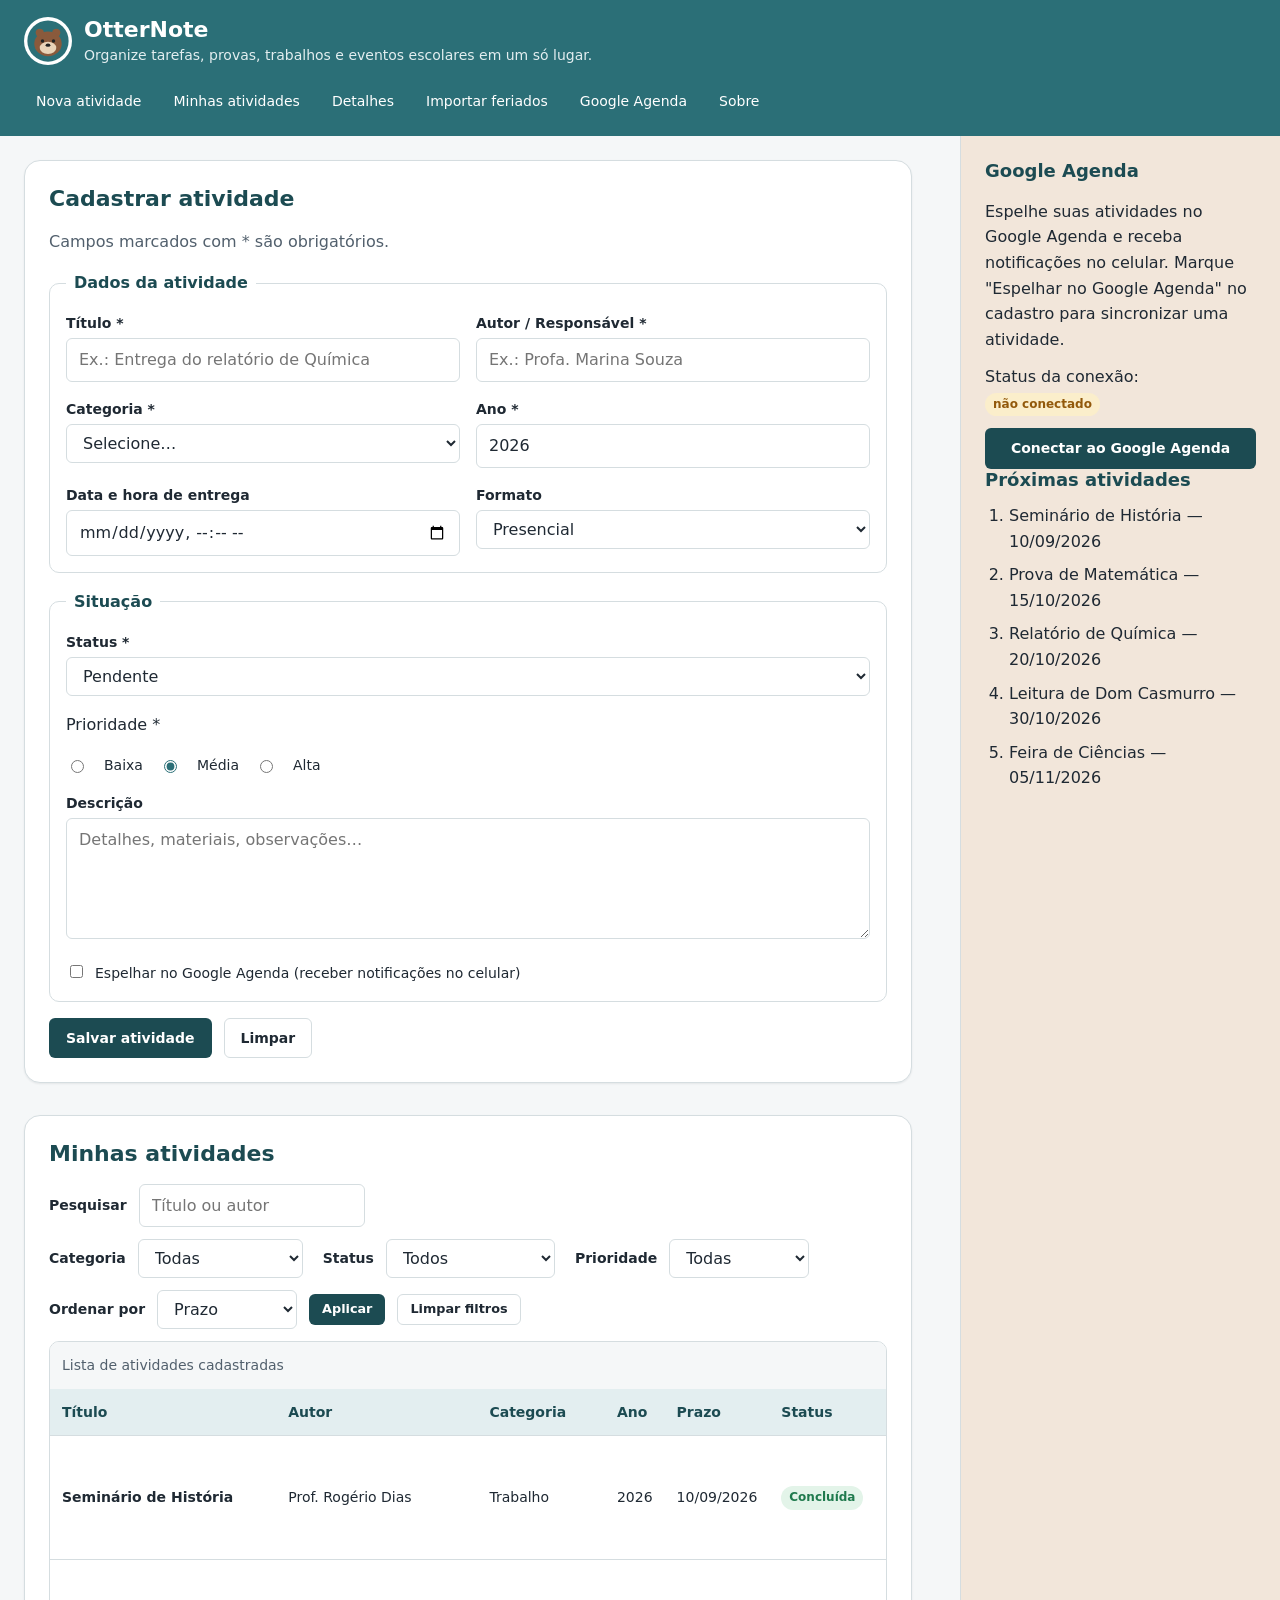
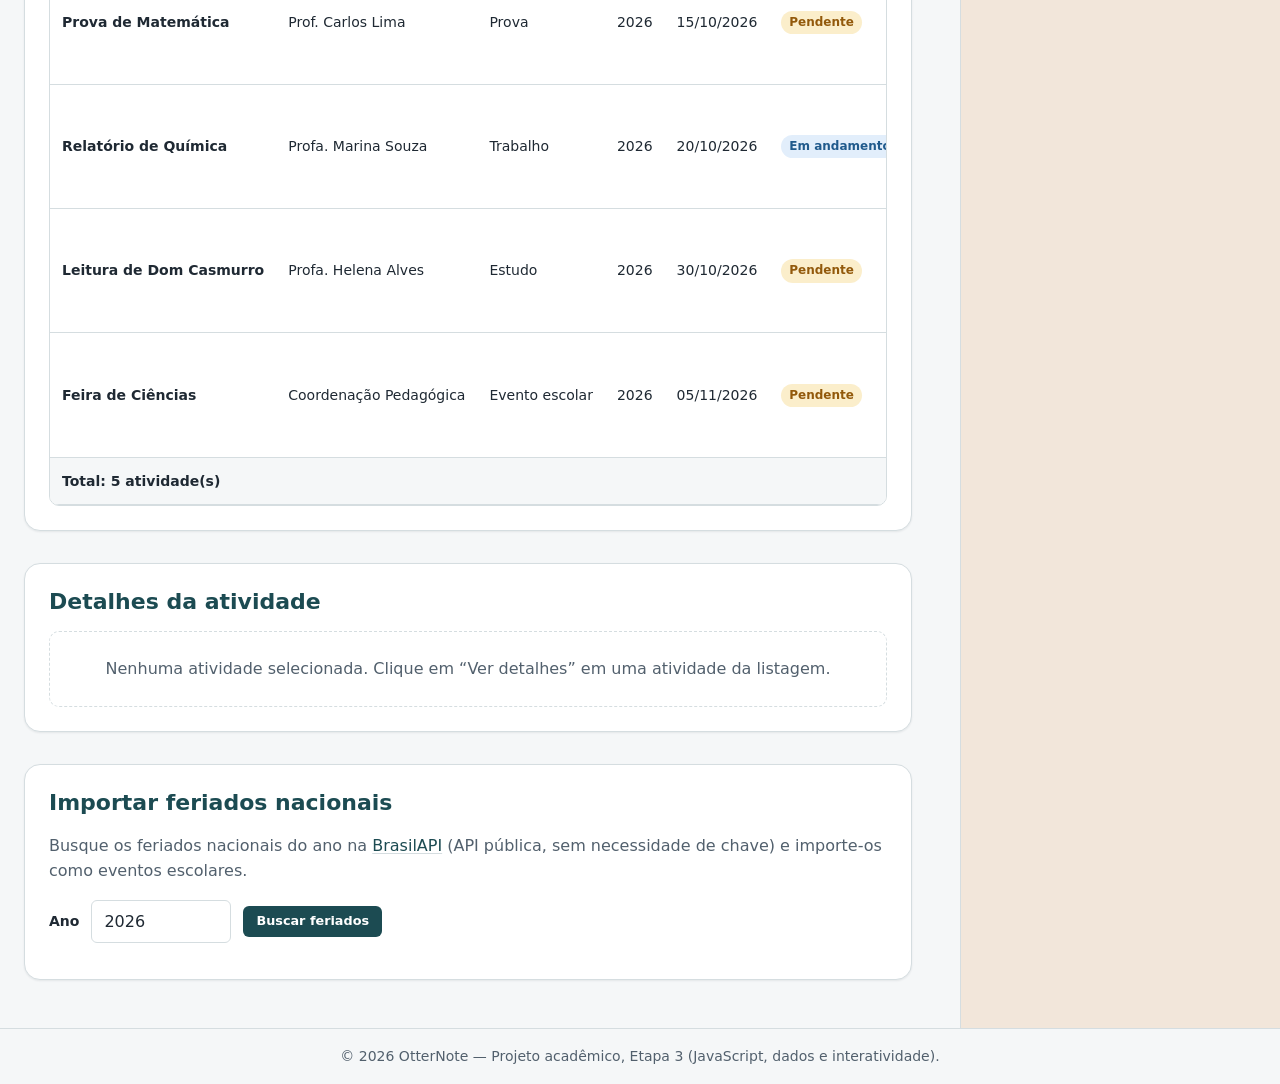
<file: index.html>
<!DOCTYPE html>
<html lang="pt-BR">
<head>
  <meta charset="UTF-8">
  <meta name="viewport" content="width=device-width, initial-scale=1.0">
  <meta name="description" content="OtterNote: organização acadêmica, tarefas e eventos escolares.">
  <title>OtterNote — Organização acadêmica</title>
  <link rel="icon" href="assets/img/logo.svg" type="image/svg+xml">
  <link rel="stylesheet" href="assets/css/style.css">
  <script src="https://accounts.google.com/gsi/client" async defer></script>
</head>
<body class="tem-aside">

  <header id="topo">
    <div class="marca">
      <img src="assets/img/logo.svg" alt="Logotipo do OtterNote, uma lontra" width="48" height="48">
      <div>
        <h1>OtterNote</h1>
        <p>Organize tarefas, provas, trabalhos e eventos escolares em um só lugar.</p>
      </div>
    </div>

    <nav aria-label="Navegação principal">
      <ul class="menu">
        <li><a href="#cadastro">Nova atividade</a></li>
        <li><a href="#listagem">Minhas atividades</a></li>
        <li><a href="#detalhes">Detalhes</a></li>
        <li><a href="#importar">Importar feriados</a></li>
        <li><a href="#agenda">Google Agenda</a></li>
        <li><a href="pages/sobre.html">Sobre</a></li>
      </ul>
    </nav>
  </header>

  <main>
    <section id="cadastro" aria-labelledby="titulo-cadastro">
      <h2 id="titulo-cadastro">Cadastrar atividade</h2>
      <p>Campos marcados com * são obrigatórios.</p>

      <div id="cadastro-alerta" class="alerta oculto" role="alert" aria-live="assertive"></div>

      <form id="form-cadastro" action="#" method="post" novalidate>
        <input type="hidden" id="atividade-id" name="atividadeId">
        <fieldset class="grade-campos">
          <legend>Dados da atividade</legend>

          <p>
            <label for="titulo">Título *</label>
            <input type="text" id="titulo" name="titulo" required maxlength="100" placeholder="Ex.: Entrega do relatório de Química">
          </p>

          <p>
            <label for="autor">Autor / Responsável *</label>
            <input type="text" id="autor" name="autor" required placeholder="Ex.: Profa. Marina Souza">
          </p>

          <p>
            <label for="categoria">Categoria *</label>
            <select id="categoria" name="categoria" required>
              <option value="">Selecione…</option>
              <option value="prova">Prova</option>
              <option value="trabalho">Trabalho</option>
              <option value="estudo">Estudo</option>
              <option value="evento">Evento escolar</option>
              <option value="outro">Outro</option>
            </select>
          </p>

          <p>
            <label for="ano">Ano *</label>
            <input type="number" id="ano" name="ano" min="2000" max="2100" value="2026" required>
          </p>

          <p>
            <label for="prazo">Data e hora de entrega</label>
            <input type="datetime-local" id="prazo" name="prazo">
          </p>

          <p>
            <label for="formato">Formato</label>
            <select id="formato" name="formato">
              <option value="presencial">Presencial</option>
              <option value="online">Online</option>
              <option value="entrega-digital">Entrega digital</option>
              <option value="entrega-impressa">Entrega impressa</option>
            </select>
          </p>
        </fieldset>

        <fieldset class="grade-campos">
          <legend>Situação</legend>

          <p class="campo-full">
            <label for="status">Status *</label>
            <select id="status" name="status" required>
              <option value="pendente">Pendente</option>
              <option value="andamento">Em andamento</option>
              <option value="concluida">Concluída</option>
            </select>
          </p>

          <p class="campo-full">Prioridade *</p>
          <p class="campo-full grupo-radio">
            <input type="radio" id="prioridade-baixa" name="prioridade" value="baixa">
            <label for="prioridade-baixa">Baixa</label>
            <input type="radio" id="prioridade-media" name="prioridade" value="media" checked>
            <label for="prioridade-media">Média</label>
            <input type="radio" id="prioridade-alta" name="prioridade" value="alta">
            <label for="prioridade-alta">Alta</label>
          </p>

          <p class="campo-full">
            <label for="descricao">Descrição</label>
            <textarea id="descricao" name="descricao" rows="4" cols="40" placeholder="Detalhes, materiais, observações…"></textarea>
          </p>

          <p class="campo-full campo-checkbox">
            <input type="checkbox" id="sincronizar" name="sincronizar">
            <label for="sincronizar">Espelhar no Google Agenda (receber notificações no celular)</label>
          </p>
        </fieldset>

        <p class="acoes">
          <button type="submit" id="btn-salvar" class="btn btn--primario">Salvar atividade</button>
          <button type="button" id="btn-cancelar-edicao" class="btn btn--secundario oculto">Cancelar edição</button>
          <button type="reset" class="btn btn--secundario">Limpar</button>
        </p>
      </form>
    </section>

    <section id="listagem" aria-labelledby="titulo-listagem">
      <h2 id="titulo-listagem">Minhas atividades</h2>

      <form id="form-filtros" action="#" method="get" aria-label="Pesquisa, filtro e ordenação" class="filtros">
        <p class="campo-busca">
          <label for="busca">Pesquisar</label>
          <input type="search" id="busca" name="busca" placeholder="Título ou autor">
        </p>
        <p>
          <label for="filtro-categoria">Categoria</label>
          <select id="filtro-categoria" name="categoria">
            <option value="">Todas</option>
            <option value="prova">Prova</option>
            <option value="trabalho">Trabalho</option>
            <option value="estudo">Estudo</option>
            <option value="evento">Evento escolar</option>
          </select>
          <label for="filtro-status">Status</label>
          <select id="filtro-status" name="status">
            <option value="">Todos</option>
            <option value="pendente">Pendente</option>
            <option value="andamento">Em andamento</option>
            <option value="concluida">Concluída</option>
          </select>
          <label for="filtro-prioridade">Prioridade</label>
          <select id="filtro-prioridade" name="prioridade">
            <option value="">Todas</option>
            <option value="alta">Alta</option>
            <option value="media">Média</option>
            <option value="baixa">Baixa</option>
          </select>
        </p>
        <p>
          <label for="ordenar">Ordenar por</label>
          <select id="ordenar" name="ordenar">
            <option value="prazo">Prazo</option>
            <option value="titulo">Título (A–Z)</option>
            <option value="prioridade">Prioridade</option>
            <option value="status">Status</option>
          </select>
          <button type="submit" class="btn btn--primario btn--sm">Aplicar</button>
          <button type="reset" class="btn btn--secundario btn--sm">Limpar filtros</button>
        </p>
      </form>

      <div id="listagem-alerta" class="alerta oculto" role="status" aria-live="polite"></div>

      <div class="tabela-wrapper">
      <table>
        <caption>Lista de atividades cadastradas</caption>
        <thead>
          <tr>
            <th scope="col">Título</th><th scope="col">Autor</th><th scope="col">Categoria</th>
            <th scope="col">Ano</th><th scope="col">Prazo</th><th scope="col">Status</th>
            <th scope="col">Prioridade</th><th scope="col">Formato</th><th scope="col">Ações</th>
          </tr>
        </thead>
        <tbody id="corpo-lista">
        </tbody>
        <tfoot>
          <tr><td colspan="9">Total: <span id="total-atividades">0</span> atividade(s)</td></tr>
        </tfoot>
      </table>
      </div>

      <p id="lista-vazia" class="estado-vazio oculto">Nenhuma atividade encontrada para os filtros selecionados.</p>
    </section>

    <section id="detalhes" aria-labelledby="titulo-detalhes">
      <h2 id="titulo-detalhes">Detalhes da atividade</h2>

      <p id="detalhes-vazio" class="estado-vazio">Nenhuma atividade selecionada. Clique em “Ver detalhes” em uma atividade da listagem.</p>

      <article class="cartao oculto" id="cartao-detalhes">
        <header>
          <h3 id="detalhe-titulo">—</h3>
          <p>Categoria: <span id="detalhe-categoria"></span></p>
        </header>

        <dl>
          <dt>Autor / Responsável</dt><dd id="detalhe-autor"></dd>
          <dt>Ano</dt><dd id="detalhe-ano"></dd>
          <dt>Prazo</dt><dd><time id="detalhe-prazo"></time></dd>
          <dt>Status</dt><dd><span id="detalhe-status" class="badge"></span></dd>
          <dt>Prioridade</dt><dd><span id="detalhe-prioridade" class="badge"></span></dd>
          <dt>Formato</dt><dd id="detalhe-formato"></dd>
          <dt>Google Agenda</dt><dd><span id="detalhe-agenda" class="badge"></span></dd>
        </dl>

        <h4>Descrição</h4>
        <p id="detalhe-descricao"></p>

        <footer>
          <button type="button" id="detalhe-btn-editar" class="btn btn--outline btn--sm">Editar</button>
          <button type="button" id="detalhe-btn-excluir" class="btn btn--perigo btn--sm">Excluir</button>
          <a href="#listagem" class="link-acao">Voltar à listagem</a>
        </footer>
      </article>
    </section>

    <section id="importar" aria-labelledby="titulo-importar">
      <h2 id="titulo-importar">Importar feriados nacionais</h2>
      <p>Busque os feriados nacionais do ano na <a href="https://brasilapi.com.br/docs" target="_blank" rel="noopener">BrasilAPI</a> (API pública, sem necessidade de chave) e importe-os como eventos escolares.</p>

      <form id="form-importar" class="filtros">
        <p>
          <label for="ano-feriados">Ano</label>
          <input type="number" id="ano-feriados" name="anoFeriados" min="2000" max="2100" value="2026" required>
          <button type="submit" class="btn btn--primario btn--sm">Buscar feriados</button>
        </p>
      </form>

      <div id="importar-alerta" class="alerta oculto" role="status" aria-live="polite"></div>

      <div id="importar-resultado" class="oculto">
        <ul id="lista-feriados"></ul>
        <p class="acoes">
          <button type="button" id="btn-importar-selecionados" class="btn btn--secundario btn--sm">Importar selecionados</button>
        </p>
      </div>
    </section>

  </main>

  <aside id="agenda" aria-labelledby="titulo-agenda">
    <h2 id="titulo-agenda">Google Agenda</h2>
    <p>Espelhe suas atividades no Google Agenda e receba notificações no celular. Marque "Espelhar no Google Agenda" no cadastro para sincronizar uma atividade.</p>
    <p>Status da conexão: <span id="agenda-status" class="badge badge--alerta">não conectado</span></p>
    <button type="button" id="btn-conectar-agenda" class="btn btn--primario btn--bloco">Conectar ao Google Agenda</button>

    <div id="agenda-alerta" class="alerta oculto" role="status" aria-live="polite"></div>

    <h3>Próximas atividades</h3>
    <ol id="agenda-resumo">
      <li>Nenhuma atividade com prazo cadastrada.</li>
    </ol>
  </aside>

  <footer>
    <p>&copy; 2026 OtterNote — Projeto acadêmico, Etapa 3 (JavaScript, dados e interatividade).</p>
  </footer>

  <script defer src="assets/js/storage.js"></script>
  <script defer src="assets/js/api.js"></script>
  <script defer src="assets/js/ui.js"></script>
  <script defer src="assets/js/config.js"></script>
  <script defer src="assets/js/google-agenda.js"></script>
  <script defer src="assets/js/app.js"></script>
</body>
</html>
</file>
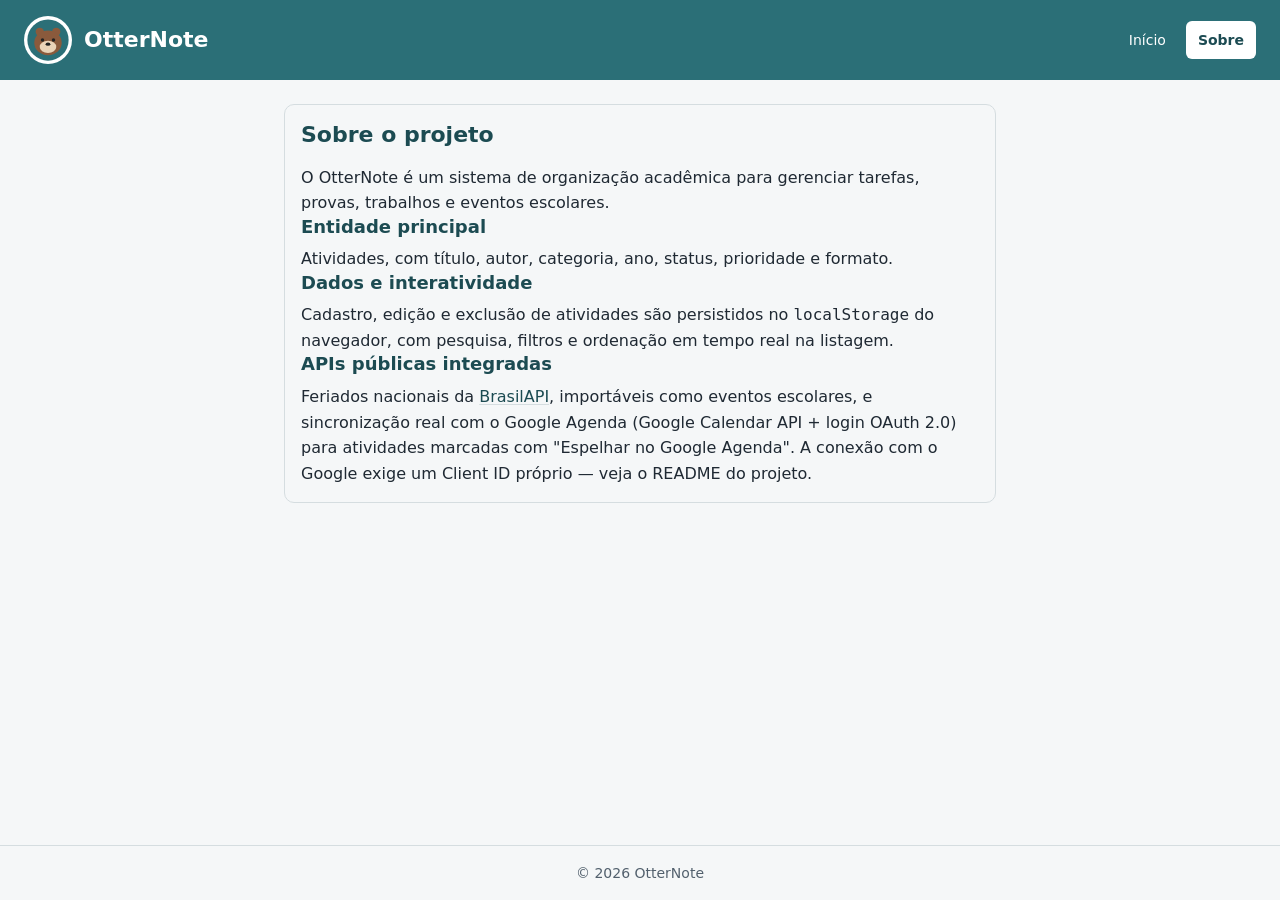
<file: pages/sobre.html>
<!DOCTYPE html>
<html lang="pt-BR">
<head>
  <meta charset="UTF-8">
  <meta name="viewport" content="width=device-width, initial-scale=1.0">
  <title>Sobre — OtterNote</title>
  <link rel="icon" href="../assets/img/logo.svg" type="image/svg+xml">
  <link rel="stylesheet" href="../assets/css/style.css">
</head>
<body>
  <header id="topo">
    <div class="marca">
      <img src="../assets/img/logo.svg" alt="Logotipo do OtterNote" width="48" height="48">
      <h1>OtterNote</h1>
    </div>
    <nav aria-label="Navegação principal">
      <ul class="menu">
        <li><a href="../index.html">Início</a></li>
        <li><a href="sobre.html" aria-current="page">Sobre</a></li>
      </ul>
    </nav>
  </header>
  <main>
    <article class="cartao">
      <h2>Sobre o projeto</h2>
      <p>O OtterNote é um sistema de organização acadêmica para gerenciar tarefas, provas, trabalhos e eventos escolares.</p>
      <h3>Entidade principal</h3>
      <p>Atividades, com título, autor, categoria, ano, status, prioridade e formato.</p>
      <h3>Dados e interatividade</h3>
      <p>Cadastro, edição e exclusão de atividades são persistidos no <code>localStorage</code> do navegador, com pesquisa, filtros e ordenação em tempo real na listagem.</p>
      <h3>APIs públicas integradas</h3>
      <p>Feriados nacionais da <a href="https://brasilapi.com.br/docs" target="_blank" rel="noopener">BrasilAPI</a>, importáveis como eventos escolares, e sincronização real com o Google Agenda (Google Calendar API + login OAuth 2.0) para atividades marcadas com "Espelhar no Google Agenda". A conexão com o Google exige um Client ID próprio — veja o README do projeto.</p>
    </article>
  </main>
  <footer><p>&copy; 2026 OtterNote</p></footer>
</body>
</html>
</file>
<file: assets/css/style.css>
/* =========================================================
   OtterNote — Etapa 2: CSS, layout e responsividade
   ========================================================= */

/* ---------- Reset básico ---------- */
*, *::before, *::after {
  box-sizing: border-box;
}

body, h1, h2, h3, h4, p, dl, dd, figure {
  margin: 0;
}

ul, ol {
  margin: 0;
  padding: 0;
}

ul:not(.menu),
ol {
  padding-left: var(--espaco-5, 24px);
}

img {
  max-width: 100%;
  display: block;
}

button {
  font: inherit;
}

/* ---------- Design tokens ---------- */
:root {
  /* Cores de marca (lontra) */
  --cor-primaria: #2b6f77;
  --cor-primaria-escura: #1c4b52;
  --cor-primaria-clara: #e3eef0;
  --cor-destaque: #8a5a3c;
  --cor-destaque-clara: #f2e6da;

  /* Cores neutras */
  --cor-fundo: #f5f7f8;
  --cor-superficie: #ffffff;
  --cor-texto: #1f2933;
  --cor-texto-suave: #52606d;
  --cor-borda: #d5dde0;

  /* Cores de estado */
  --cor-sucesso: #1f7a4d;
  --cor-sucesso-clara: #e3f4e9;
  --cor-alerta: #92590b;
  --cor-alerta-clara: #fbeecb;
  --cor-perigo: #8c1d17;
  --cor-perigo-clara: #fbe6e4;
  --cor-info: #205a8c;
  --cor-info-clara: #e2eefb;

  /* Espaçamento */
  --espaco-1: 4px;
  --espaco-2: 8px;
  --espaco-3: 12px;
  --espaco-4: 16px;
  --espaco-5: 24px;
  --espaco-6: 32px;
  --espaco-7: 48px;

  /* Bordas e sombras */
  --raio-sm: 6px;
  --raio-md: 10px;
  --raio-lg: 16px;
  --sombra-sm: 0 1px 2px rgba(31, 41, 51, 0.08);

  /* Tipografia */
  --fonte-base: "Segoe UI", system-ui, -apple-system, Roboto, Arial, sans-serif;
  --fs-sm: 0.875rem;
  --fs-base: 1rem;
  --fs-md: 1.125rem;
  --fs-lg: 1.375rem;
  --fs-xl: 1.75rem;

  /* Foco */
  --anel-foco: 0 0 0 3px rgba(43, 111, 119, 0.35);
}

/* ---------- Base ---------- */
body {
  font-family: var(--fonte-base);
  font-size: var(--fs-base);
  line-height: 1.6;
  color: var(--cor-texto);
  background: var(--cor-fundo);
  overflow-x: hidden;
}

h1, h2, h3, h4 {
  line-height: 1.25;
  color: var(--cor-primaria-escura);
}

h1 { font-size: var(--fs-xl); }
h2 { font-size: var(--fs-lg); margin-bottom: var(--espaco-4); }
h3 { font-size: var(--fs-md); margin-bottom: var(--espaco-2); }
h4 { font-size: var(--fs-base); margin-bottom: var(--espaco-2); }

a {
  color: var(--cor-primaria-escura);
  text-decoration: underline;
  text-decoration-color: var(--cor-borda);
  text-underline-offset: 2px;
}

a:hover {
  color: var(--cor-destaque);
  text-decoration-color: currentColor;
}

:focus-visible {
  outline: 3px solid var(--cor-primaria);
  outline-offset: 2px;
  border-radius: var(--raio-sm);
}

/* ---------- Layout principal ---------- */
body.tem-aside {
  display: grid;
  grid-template-columns: minmax(0, 1fr) minmax(260px, 320px);
  grid-template-areas:
    "header header"
    "main   aside"
    "footer footer";
  column-gap: var(--espaco-5);
  min-height: 100vh;
}

body:not(.tem-aside) {
  display: flex;
  flex-direction: column;
  min-height: 100vh;
}

body > header { grid-area: header; }
body > main   { grid-area: main; min-width: 0; }
body > aside  { grid-area: aside; }
body > footer { grid-area: footer; }

body > main {
  display: flex;
  flex-direction: column;
  gap: var(--espaco-6);
  padding: var(--espaco-5) var(--espaco-5) var(--espaco-7);
}

body:not(.tem-aside) > main {
  flex: 1;
  max-width: 760px;
  width: 100%;
  margin-inline: auto;
}

/* ---------- Cabeçalho / navegação ---------- */
body > header {
  background: var(--cor-primaria);
  color: #fff;
  padding: var(--espaco-4) var(--espaco-5);
  display: flex;
  align-items: center;
  flex-wrap: wrap;
  gap: var(--espaco-4);
}

body > header h1,
body > header p {
  color: #fff;
}

body > header h1 { font-size: var(--fs-lg); }
body > header p { font-size: var(--fs-sm); color: var(--cor-primaria-clara); }

.marca {
  display: flex;
  align-items: center;
  gap: var(--espaco-3);
  margin-right: auto;
}

body > header img {
  border-radius: 50%;
  background: #fff;
  padding: 2px;
}

.menu {
  display: flex;
  flex-wrap: wrap;
  gap: var(--espaco-2);
  list-style: none;
}

.menu a {
  display: inline-block;
  padding: var(--espaco-2) var(--espaco-3);
  border-radius: var(--raio-sm);
  color: #fff;
  text-decoration: none;
  font-size: var(--fs-sm);
  transition: background-color 0.15s ease;
}

.menu a:hover,
.menu a:focus-visible {
  background: rgba(255, 255, 255, 0.18);
}

.menu a[aria-current="page"] {
  background: #fff;
  color: var(--cor-primaria-escura);
  font-weight: 600;
}

/* ---------- Seções e cartões ---------- */
section {
  background: var(--cor-superficie);
  border: 1px solid var(--cor-borda);
  border-radius: var(--raio-lg);
  padding: var(--espaco-5);
  box-shadow: var(--sombra-sm);
}

section > p:first-of-type:not([class]) {
  color: var(--cor-texto-suave);
  margin-bottom: var(--espaco-4);
}

.cartao {
  border: 1px solid var(--cor-borda);
  border-radius: var(--raio-md);
  padding: var(--espaco-4);
  background: var(--cor-fundo);
}

article.cartao > header {
  border-bottom: 1px solid var(--cor-borda);
  padding-bottom: var(--espaco-3);
  margin-bottom: var(--espaco-3);
}

article.cartao > header p {
  color: var(--cor-texto-suave);
}

article.cartao > footer {
  display: flex;
  flex-wrap: wrap;
  align-items: center;
  gap: var(--espaco-3);
  border-top: 1px solid var(--cor-borda);
  padding-top: var(--espaco-4);
  margin-top: var(--espaco-4);
}

/* ---------- Formulários ---------- */
fieldset {
  border: 1px solid var(--cor-borda);
  border-radius: var(--raio-md);
  padding: var(--espaco-4);
  margin: 0 0 var(--espaco-4);
}

legend {
  padding: 0 var(--espaco-2);
  font-weight: 600;
  color: var(--cor-primaria-escura);
}

.grade-campos {
  display: grid;
  grid-template-columns: repeat(2, minmax(0, 1fr));
  gap: var(--espaco-4);
}

.grade-campos > p {
  margin: 0;
}

.grade-campos .campo-full {
  grid-column: 1 / -1;
}

label {
  display: block;
  font-size: var(--fs-sm);
  font-weight: 600;
  margin-bottom: var(--espaco-1);
  color: var(--cor-texto);
}

input,
select,
textarea {
  width: 100%;
  font: inherit;
  font-size: var(--fs-base);
  color: var(--cor-texto);
  background: var(--cor-superficie);
  border: 1px solid var(--cor-borda);
  border-radius: var(--raio-sm);
  padding: var(--espaco-2) var(--espaco-3);
}

textarea {
  resize: vertical;
}

input:hover,
select:hover,
textarea:hover {
  border-color: var(--cor-primaria);
}

input:focus-visible,
select:focus-visible,
textarea:focus-visible {
  outline: none;
  border-color: var(--cor-primaria);
  box-shadow: var(--anel-foco);
}

input[type="checkbox"],
input[type="radio"] {
  width: auto;
  margin-right: var(--espaco-1);
  accent-color: var(--cor-primaria);
}

.grupo-radio {
  display: flex;
  flex-wrap: wrap;
  align-items: center;
  gap: var(--espaco-1) var(--espaco-4);
}

.grupo-radio label {
  display: inline;
  font-weight: 400;
  margin: 0;
}

.campo-checkbox {
  display: flex;
  align-items: flex-start;
  gap: var(--espaco-2);
}

.campo-checkbox label {
  display: inline;
  font-weight: 400;
  margin: 0;
}

.acoes {
  display: flex;
  flex-wrap: wrap;
  gap: var(--espaco-3);
  margin-top: var(--espaco-2);
}

/* ---------- Botões ---------- */
.btn {
  display: inline-flex;
  align-items: center;
  justify-content: center;
  gap: var(--espaco-2);
  padding: var(--espaco-2) var(--espaco-4);
  font-size: var(--fs-sm);
  font-weight: 600;
  border-radius: var(--raio-sm);
  border: 1px solid transparent;
  cursor: pointer;
  transition: background-color 0.15s ease, border-color 0.15s ease, transform 0.1s ease;
}

.btn--primario {
  background: var(--cor-primaria-escura);
  color: #fff;
}
.btn--primario:hover { background: var(--cor-primaria); }

.btn--secundario {
  background: var(--cor-superficie);
  color: var(--cor-texto);
  border-color: var(--cor-borda);
}
.btn--secundario:hover { border-color: var(--cor-primaria); color: var(--cor-primaria-escura); }

.btn--outline {
  background: transparent;
  color: var(--cor-primaria-escura);
  border-color: var(--cor-primaria);
}
.btn--outline:hover { background: var(--cor-primaria-clara); }

.btn--perigo {
  background: var(--cor-perigo-clara);
  color: var(--cor-perigo);
  border-color: var(--cor-perigo-clara);
}
.btn--perigo:hover { background: var(--cor-perigo); color: #fff; }

.btn--sm { padding: var(--espaco-1) var(--espaco-3); font-size: 0.8rem; }
.btn--bloco { width: 100%; }

.btn:active { transform: translateY(1px); }

.btn:disabled {
  opacity: 0.55;
  cursor: not-allowed;
  transform: none;
}

.link-acao {
  font-size: var(--fs-sm);
  font-weight: 600;
}

/* ---------- Listagem / filtros ---------- */
.filtros p {
  display: flex;
  flex-wrap: wrap;
  align-items: center;
  gap: var(--espaco-3);
  margin: 0 0 var(--espaco-3);
}

.filtros label {
  margin: 0 0 0 var(--espaco-2);
}

.filtros label:first-child {
  margin-left: 0;
}

.filtros select,
.filtros input {
  width: auto;
  min-width: 140px;
}

.campo-busca input { min-width: 220px; }

/* ---------- Tabela ---------- */
.tabela-wrapper {
  overflow-x: auto;
  border: 1px solid var(--cor-borda);
  border-radius: var(--raio-md);
}

table {
  width: 100%;
  border-collapse: collapse;
  font-size: var(--fs-sm);
}

caption {
  text-align: left;
  padding: var(--espaco-3);
  color: var(--cor-texto-suave);
  background: var(--cor-fundo);
}

th, td {
  padding: var(--espaco-3);
  border-bottom: 1px solid var(--cor-borda);
  text-align: left;
  white-space: nowrap;
}

thead th {
  background: var(--cor-primaria-clara);
  color: var(--cor-primaria-escura);
}

tbody tr:hover {
  background: var(--cor-fundo);
}

tfoot td {
  font-weight: 600;
  background: var(--cor-fundo);
}

.acoes-linha {
  display: flex;
  align-items: center;
  gap: var(--espaco-2);
  flex-wrap: wrap;
}

/* ---------- Badges de estado ---------- */
.badge {
  display: inline-block;
  padding: 2px var(--espaco-2);
  border-radius: 999px;
  font-size: 0.75rem;
  font-weight: 700;
  white-space: nowrap;
}

.badge--pendente   { background: var(--cor-alerta-clara);  color: var(--cor-alerta); }
.badge--andamento  { background: var(--cor-info-clara);    color: var(--cor-info); }
.badge--concluida  { background: var(--cor-sucesso-clara); color: var(--cor-sucesso); }
.badge--alta       { background: var(--cor-perigo-clara);  color: var(--cor-perigo); }
.badge--media      { background: var(--cor-alerta-clara);  color: var(--cor-alerta); }
.badge--baixa      { background: var(--cor-primaria-clara);color: var(--cor-primaria-escura); }
.badge--sucesso    { background: var(--cor-sucesso-clara); color: var(--cor-sucesso); }
.badge--alerta     { background: var(--cor-alerta-clara);  color: var(--cor-alerta); }

/* ---------- Mensagens / alertas / estados vazios ---------- */
.alerta {
  padding: var(--espaco-3) var(--espaco-4);
  border-radius: var(--raio-sm);
  border-left: 4px solid currentColor;
  margin-bottom: var(--espaco-3);
  font-size: var(--fs-sm);
}

.alerta--sucesso { background: var(--cor-sucesso-clara); color: var(--cor-sucesso); }
.alerta--erro    { background: var(--cor-perigo-clara);  color: var(--cor-perigo); }
.alerta--info    { background: var(--cor-info-clara);    color: var(--cor-info); }

.estado-vazio {
  text-align: center;
  color: var(--cor-texto-suave);
  padding: var(--espaco-5);
  border: 1px dashed var(--cor-borda);
  border-radius: var(--raio-md);
  margin: 0;
}

/* ---------- Detalhes ---------- */
dl {
  display: grid;
  grid-template-columns: max-content 1fr;
  gap: var(--espaco-2) var(--espaco-4);
  margin-bottom: var(--espaco-4);
}

dt {
  font-weight: 600;
  color: var(--cor-texto-suave);
}

dd { margin: 0; }

/* ---------- Aside (Google Agenda) ---------- */
body > aside {
  background: var(--cor-destaque-clara);
  padding: var(--espaco-5);
  border-left: 1px solid var(--cor-borda);
}

body > aside h2 { font-size: var(--fs-md); }

body > aside p { margin-bottom: var(--espaco-3); }

body > aside ol {
  padding-left: var(--espaco-5);
  margin-top: var(--espaco-3);
}

body > aside li { margin-bottom: var(--espaco-2); }

/* ---------- Rodapé ---------- */
body > footer {
  text-align: center;
  padding: var(--espaco-4);
  font-size: var(--fs-sm);
  color: var(--cor-texto-suave);
  border-top: 1px solid var(--cor-borda);
}

/* ---------- Responsividade ---------- */
@media (max-width: 900px) {
  body.tem-aside {
    grid-template-columns: 1fr;
    grid-template-areas:
      "header"
      "main"
      "aside"
      "footer";
  }

  body > aside {
    border-left: none;
    border-top: 1px solid var(--cor-borda);
  }

  .grade-campos {
    grid-template-columns: 1fr;
  }
}

@media (max-width: 600px) {
  body > header {
    padding: var(--espaco-3) var(--espaco-4);
  }

  body > main {
    padding: var(--espaco-4) var(--espaco-3) var(--espaco-6);
    gap: var(--espaco-4);
  }

  section { padding: var(--espaco-4); }

  .menu { width: 100%; }

  dl { grid-template-columns: 1fr; }

  dt { margin-top: var(--espaco-2); }

  .filtros label { margin-left: 0; }

  .filtros select,
  .filtros input,
  .campo-busca input {
    width: 100%;
    min-width: 0;
  }
}

@media (prefers-reduced-motion: reduce) {
  * { transition: none !important; }
}

/* =========================================================
   Etapa 3: JavaScript, dados e interatividade
   ========================================================= */

.oculto {
  display: none !important;
}

.campo-erro {
  border-color: var(--cor-perigo) !important;
  background: var(--cor-perigo-clara);
}

.campo-erro:focus-visible {
  box-shadow: 0 0 0 3px rgba(140, 29, 23, 0.25);
}

#listagem-alerta,
#cadastro-alerta,
#importar-alerta,
#agenda-alerta {
  margin-bottom: var(--espaco-4);
}

#lista-feriados {
  list-style: none;
  padding: 0;
  display: flex;
  flex-direction: column;
  gap: var(--espaco-2);
  margin: var(--espaco-4) 0;
  max-height: 280px;
  overflow-y: auto;
}

#lista-feriados li {
  display: flex;
  align-items: center;
  gap: var(--espaco-2);
  padding: var(--espaco-2) var(--espaco-3);
  border: 1px solid var(--cor-borda);
  border-radius: var(--raio-sm);
}

#lista-feriados li label {
  display: flex;
  align-items: center;
  gap: var(--espaco-2);
  font-weight: 400;
  margin: 0;
}

#lista-feriados .feriado-ja-importado {
  color: var(--cor-texto-suave);
  font-size: var(--fs-sm);
  font-style: italic;
}
</file>
